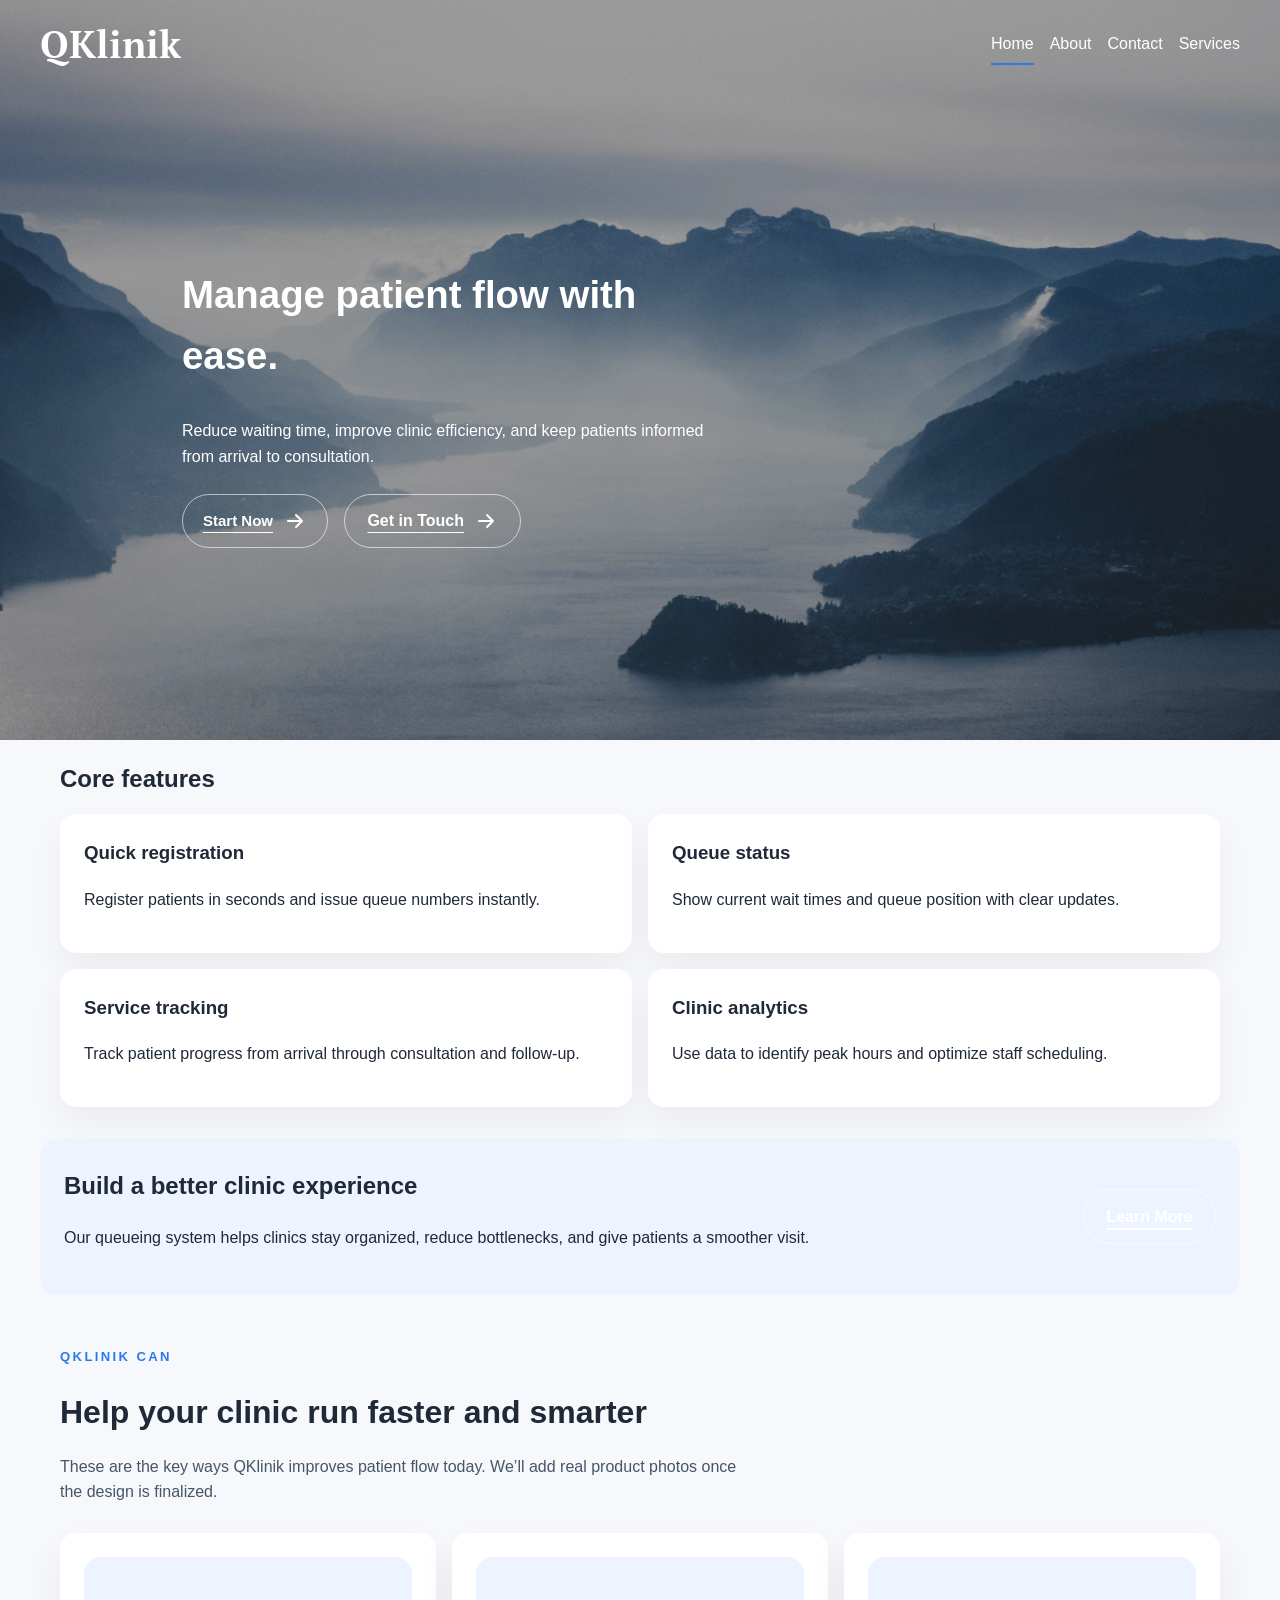
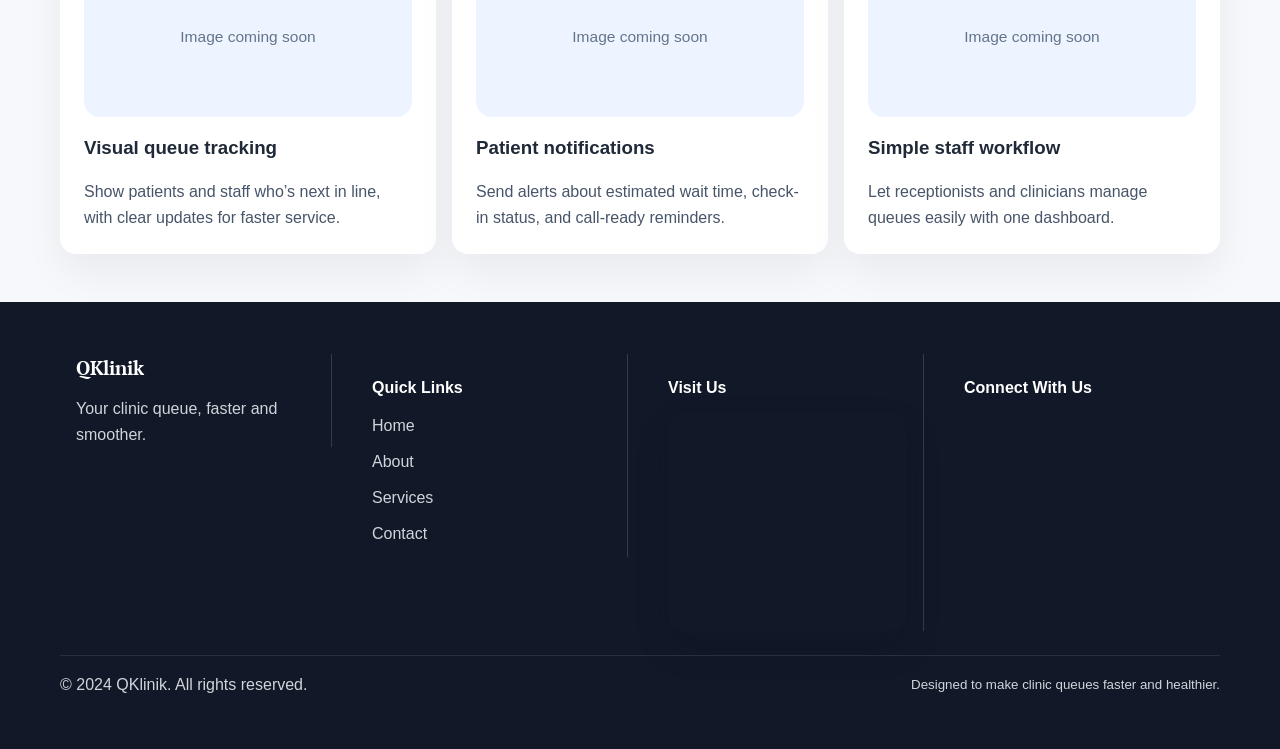
<file: Client/webpages/index.html>
<!doctype html>
<html lang="en">
  <head>
    <meta charset="UTF-8" />
    <meta name="viewport" content="width=device-width, initial-scale=1.0" />
    <title>Clinic Queueing System</title>
    <link rel="stylesheet" href="../designs/StylesIndex.css" />
    <link
      href="https://fonts.googleapis.com/css2?family=Poppins:wght@600&display=swap"
      rel="stylesheet"
    />
    <!-- Basic Icons -->
    <link
      href="https://cdn.boxicons.com/3.0.8/fonts/basic/boxicons.min.css"
      rel="stylesheet"
    />
    <!-- Filled Icons -->
    <link
      href="https://cdn.boxicons.com/3.0.8/fonts/filled/boxicons-filled.min.css"
      rel="stylesheet"
    />
    <!-- Brand Icons -->
    <link
      href="https://cdn.boxicons.com/3.0.8/fonts/brands/boxicons-brands.min.css"
      rel="stylesheet"
    />
    <link rel="preconnect" href="https://fonts.googleapis.com" />
    <link rel="preconnect" href="https://fonts.gstatic.com" crossorigin />
    <link
      href="https://fonts.googleapis.com/css2?family=PT+Serif:ital,wght@1,700&display=swap"
      rel="stylesheet"
    />
  </head>

  <body>
    <header class="site-header">
      <div class="container header-inner">
        <div class="brand-section">
          <!-- <img src="../img/Picture3.png" alt="QKlinik Logo" class="logo"> -->
          <a href="index.html" class="site-title-link">
            <h1 class="site-title">QKlinik</h1>
          </a>
        </div>

        <nav id="navbar" class="main-nav">
          <a href="index.html" class="active">Home</a>
          <a href="about.html">About</a>
          <a href="contact.html">Contact</a>
          <a href="product.html">Services</a>
        </nav>
      </div>
    </header>

    <main class="container">
      <section class="hero">
        <div class="hero-bg"></div>
        <div class="hero-content">
          <h2>Manage patient flow with ease.</h2>
          <p>
            Reduce waiting time, improve clinic efficiency, and keep patients
            informed from arrival to consultation.
          </p>
          <div class="hero-actions">
            <a href="../webpages/login.html" class="button primary">
              <span>Start Now</span>
              <svg
                xmlns="http://www.w3.org/2000/svg"
                fill="none"
                viewBox="0 0 24 24"
                aria-hidden="true"
              >
                <path d="M5 12h14M13 6l6 6-6 6"></path>
              </svg>
            </a>
            <a href="contact.html" class="button secondary">
              <span>Get in Touch</span>
              <svg
                xmlns="http://www.w3.org/2000/svg"
                fill="none"
                viewBox="0 0 24 24"
                aria-hidden="true"
              >
                <path d="M5 12h14M13 6l6 6-6 6"></path>
              </svg>
            </a>
          </div>
        </div>
        <!-- <div class="hero-card">
                <h3>Why choose our system?</h3>
                <ul>
                    <li>Real-time queue tracking</li>
                    <li>Appointment reminders</li>
                    <li>Easy staff check-in</li>
                    <li>Patient notifications</li>
                </ul>
            </div> -->
      </section>

      <section class="features">
        <h2>Core features</h2>
        <div class="feature-grid">
          <article class="feature-card">
            <h3>Quick registration</h3>
            <p>
              Register patients in seconds and issue queue numbers instantly.
            </p>
          </article>
          <article class="feature-card">
            <h3>Queue status</h3>
            <p>
              Show current wait times and queue position with clear updates.
            </p>
          </article>
          <article class="feature-card">
            <h3>Service tracking</h3>
            <p>
              Track patient progress from arrival through consultation and
              follow-up.
            </p>
          </article>
          <article class="feature-card">
            <h3>Clinic analytics</h3>
            <p>
              Use data to identify peak hours and optimize staff scheduling.
            </p>
          </article>
        </div>
      </section>

      <section class="about-preview">
        <div>
          <h2>Build a better clinic experience</h2>
          <p>
            Our queueing system helps clinics stay organized, reduce
            bottlenecks, and give patients a smoother visit.
          </p>
        </div>
        <div class="about-actions">
          <a href="about.html" class="button tertiary">Learn More</a>
        </div>
      </section>

      <section class="showcase">
        <div class="showcase-header">
          <span class="section-label">QKlinik can</span>
          <h2>Help your clinic run faster and smarter</h2>
          <p>
            These are the key ways QKlinik improves patient flow today. We’ll
            add real product photos once the design is finalized.
          </p>
        </div>
        <div class="showcase-grid">
          <article class="showcase-card">
            <div class="showcase-image-placeholder">Image coming soon</div>
            <h3>Visual queue tracking</h3>
            <p>
              Show patients and staff who’s next in line, with clear updates for
              faster service.
            </p>
          </article>
          <article class="showcase-card">
            <div class="showcase-image-placeholder">Image coming soon</div>
            <h3>Patient notifications</h3>
            <p>
              Send alerts about estimated wait time, check-in status, and
              call-ready reminders.
            </p>
          </article>
          <article class="showcase-card">
            <div class="showcase-image-placeholder">Image coming soon</div>
            <h3>Simple staff workflow</h3>
            <p>
              Let receptionists and clinicians manage queues easily with one
              dashboard.
            </p>
          </article>
        </div>
      </section>
    </main>

    <footer class="site-footer">
      <div class="container footer-inner">
        <div class="footer-grid">
          <div class="footer-column footer-brand">
            <h3>QKlinik</h3>
            <p>Your clinic queue, faster and smoother.</p>
          </div>

          <div class="footer-column footer-links">
            <h4>Quick Links</h4>
            <ul>
              <li><a href="index.html">Home</a></li>
              <li><a href="about.html">About</a></li>
              <li><a href="product.html">Services</a></li>
              <li><a href="contact.html">Contact</a></li>
            </ul>
          </div>

          <div class="footer-column footer-map">
            <h4>Visit Us</h4>
            <div class="map-wrapper">
              <iframe
                src="https://www.google.com/maps/embed?pb=!1m18!1m12!1m3!1d981.3903985578287!2d123.89680746063478!3d10.296863647069573!2m3!1f0!2f0!3f0!3m2!1i1024!2i768!4f13.1!3m3!1m2!1s0x33a99bfd54c152e5%3A0xf9b2f3f4bd996da0!2sUniversity%20of%20Cebu%20-%20Main%20Campus!5e0!3m2!1sen!2sph!4v1778160213565!5m2!1sen!2sph"
                allowfullscreen=""
                loading="lazy"
                referrerpolicy="no-referrer-when-downgrade"
              ></iframe>
            </div>
          </div>

          <div class="footer-column footer-social">
            <h4>Connect With Us</h4>
            <div class="social-list">
              <a href="#"><i class="bxl bx-facebook bx-xl"> </i></a>
              <a href="#"><i class="bxl bx-instagram bx-xl"> </i></a>
              <a href="#"><i class="bxl bx-linkedin bx-xl"> </i></a>
              <a href="#"><i class="bxl bx-discord-alt bx-xl"> </i></a>
              <a href="mailto:info@clinicqueue.com"
                ><i class="bxl bx-gmail bx-xl"> </i
              ></a>
              <a
                href="https://github.com/jimsdakrinj/Clinic-Queueing-System-CC-DATASTRUCT22-"
                ><i class="bxl bx-github bx-5xl"> </i
              ></a>
            </div>
          </div>
        </div>

        <div class="footer-bottom">
          <p>&copy; 2024 QKlinik. All rights reserved.</p>
          <small>Designed to make clinic queues faster and healthier.</small>
        </div>
      </div>
    </footer>
  </body>
  <script src="../scripts/script.js"></script>
</html>
</file>
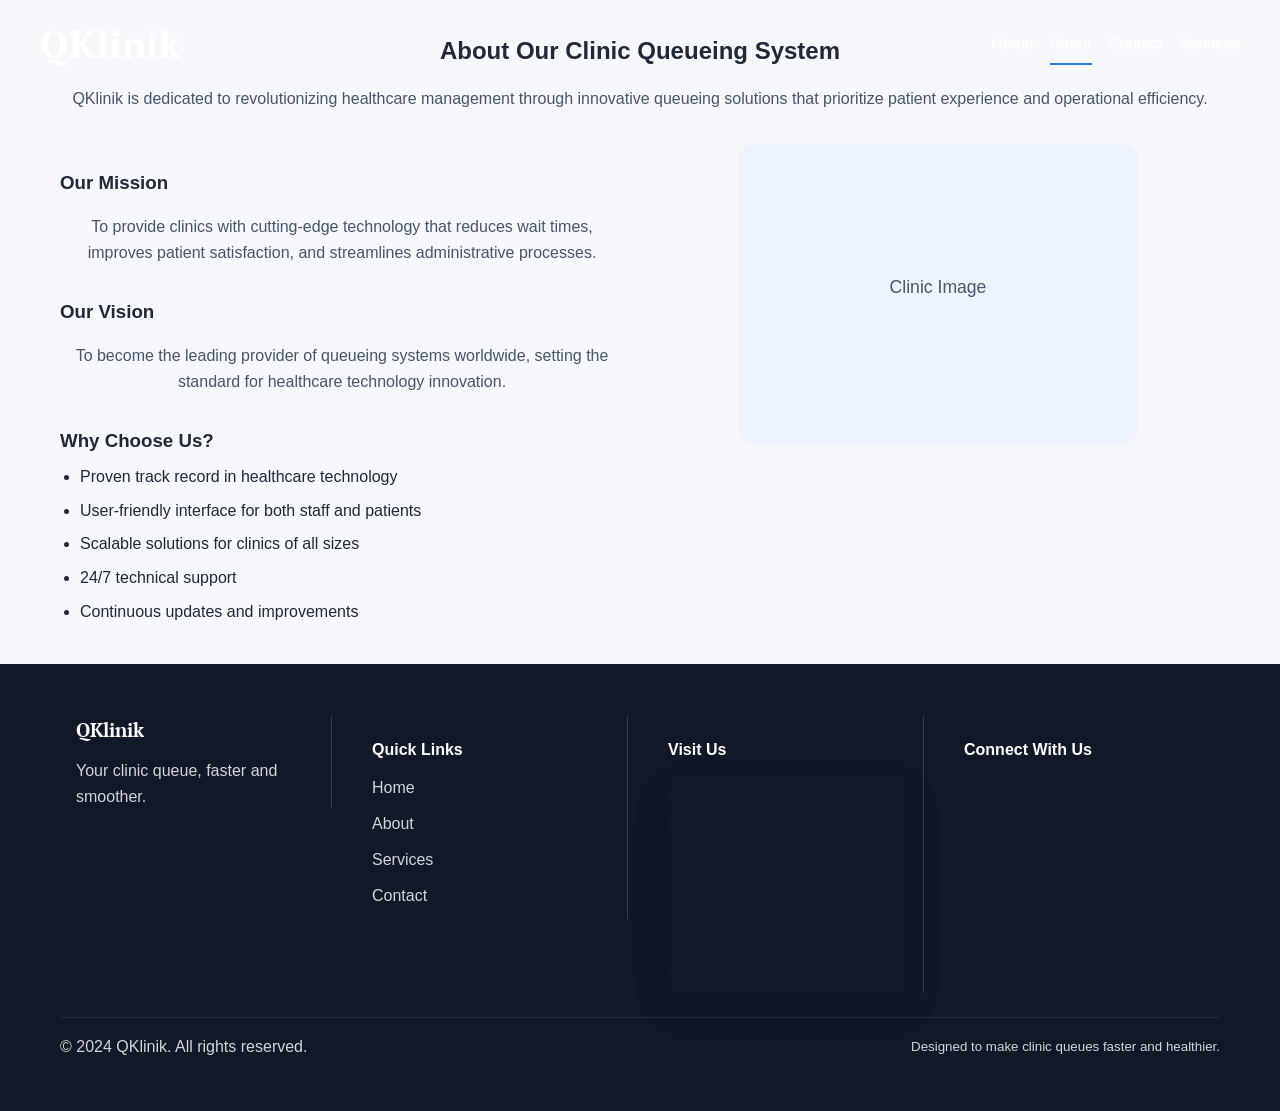
<file: Client/webpages/about.html>
<!DOCTYPE html>
<html lang="en">
<head>
    <meta charset="UTF-8">
    <meta name="viewport" content="width=device-width, initial-scale=1.0">
    <title>About Us - Clinic Queueing System</title>
    <link rel="stylesheet" href="../designs/StylesIndex.css">
    <link href="https://fonts.googleapis.com/css2?family=Poppins:wght@600&display=swap" rel="stylesheet">
    <!-- Basic Icons -->
    <link href="https://cdn.boxicons.com/3.0.8/fonts/basic/boxicons.min.css" rel="stylesheet">
    <!-- Filled Icons -->
    <link href="https://cdn.boxicons.com/3.0.8/fonts/filled/boxicons-filled.min.css" rel="stylesheet">
    <!-- Brand Icons -->
    <link href="https://cdn.boxicons.com/3.0.8/fonts/brands/boxicons-brands.min.css" rel="stylesheet">
    <link rel="preconnect" href="https://fonts.googleapis.com">
    <link rel="preconnect" href="https://fonts.gstatic.com" crossorigin>
    <link href="https://fonts.googleapis.com/css2?family=PT+Serif:ital,wght@1,700&display=swap" rel="stylesheet">
</head>
<body class="page-about">
    <header class="site-header">
        <div class="container header-inner">
            <div class="brand-section">
                <!-- <img src="../img/Picture3.png" alt="QKlinik Logo" class="logo"> -->
                <a href="index.html" class="site-title-link">
                    <h1 class="site-title">QKlinik</h1>
                </a>
            </div>

            <nav id="navbar" class="main-nav">
                <a href="index.html">Home</a>
                <a href="about.html" class="active">About</a>
                <a href="contact.html">Contact</a>
                <a href="product.html">Services</a>
            </nav>
        </div>
    </header>

    <main class="container">
        <section class="about">
            <h2>About Our Clinic Queueing System</h2>
            <p>QKlinik is dedicated to revolutionizing healthcare management through innovative queueing solutions that prioritize patient experience and operational efficiency.</p>
            
            <div class="about-content">
                <div class="about-text">
                    <h3>Our Mission</h3>
                    <p>To provide clinics with cutting-edge technology that reduces wait times, improves patient satisfaction, and streamlines administrative processes.</p>
                    
                    <h3>Our Vision</h3>
                    <p>To become the leading provider of queueing systems worldwide, setting the standard for healthcare technology innovation.</p>
                    
                    <h3>Why Choose Us?</h3>
                    <ul>
                        <li>Proven track record in healthcare technology</li>
                        <li>User-friendly interface for both staff and patients</li>
                        <li>Scalable solutions for clinics of all sizes</li>
                        <li>24/7 technical support</li>
                        <li>Continuous updates and improvements</li>
                    </ul>
                </div>
                <div class="about-image">
                    <div class="image-placeholder">
                        <p>Clinic Image</p>
                    </div>
                </div>
            </div>
        </section>
    </main>

    <footer class="site-footer">
        <div class="container footer-inner">
            <div class="footer-grid">
                    <div class="footer-column footer-brand">
                    <h3>QKlinik</h3>
                    <p>Your clinic queue, faster and smoother.</p>
                </div>

                <div class="footer-column footer-links">
                    <h4>Quick Links</h4>
                    <ul>
                        <li><a href="index.html">Home</a></li>
                        <li><a href="about.html">About</a></li>
                        <li><a href="product.html">Services</a></li>
                        <li><a href="contact.html">Contact</a></li>
                    </ul>
                </div>

                <div class="footer-column footer-map">
                    <h4>Visit Us</h4>
                    <div class="map-wrapper">
                        <iframe src="https://www.google.com/maps/embed?pb=!1m18!1m12!1m3!1d981.3903985578287!2d123.89680746063478!3d10.296863647069573!2m3!1f0!2f0!3f0!3m2!1i1024!2i768!4f13.1!3m3!1m2!1s0x33a99bfd54c152e5%3A0xf9b2f3f4bd996da0!2sUniversity%20of%20Cebu%20-%20Main%20Campus!5e0!3m2!1sen!2sph!4v1778160213565!5m2!1sen!2sph"  allowfullscreen="" loading="lazy" referrerpolicy="no-referrer-when-downgrade"></iframe>
                    </div>
                </div>

                <div class="footer-column footer-social">
                    <h4>Connect With Us</h4>
                    <div class="social-list">
                        <a href="#"><i class="bxl bx-facebook bx-xl"> </i></a>
                        <a href="#"><i class="bxl bx-instagram bx-xl"> </i></a>
                        <a href="#"><i class="bxl bx-linkedin bx-xl"> </i></a>
                        <a href="#"><i class="bxl bx-discord-alt bx-xl"> </i></a>
                        <a href="mailto:info@clinicqueue.com"><i class="bxl bx-gmail bx-xl"> </i></a>
                        <a href="https://github.com/jimsdakrinj/Clinic-Queueing-System-CC-DATASTRUCT22-"><i class="bxl bx-github bx-5xl"> </i></a>
                    </div>
                </div>
            </div>

            <div class="footer-bottom">
                <p>&copy; 2024 QKlinik. All rights reserved.</p>
                <small>Designed to make clinic queues faster and healthier.</small>
            </div>
        </div>
    </footer>
</body>
<script src="../script.js"></script>
</html>
</file>
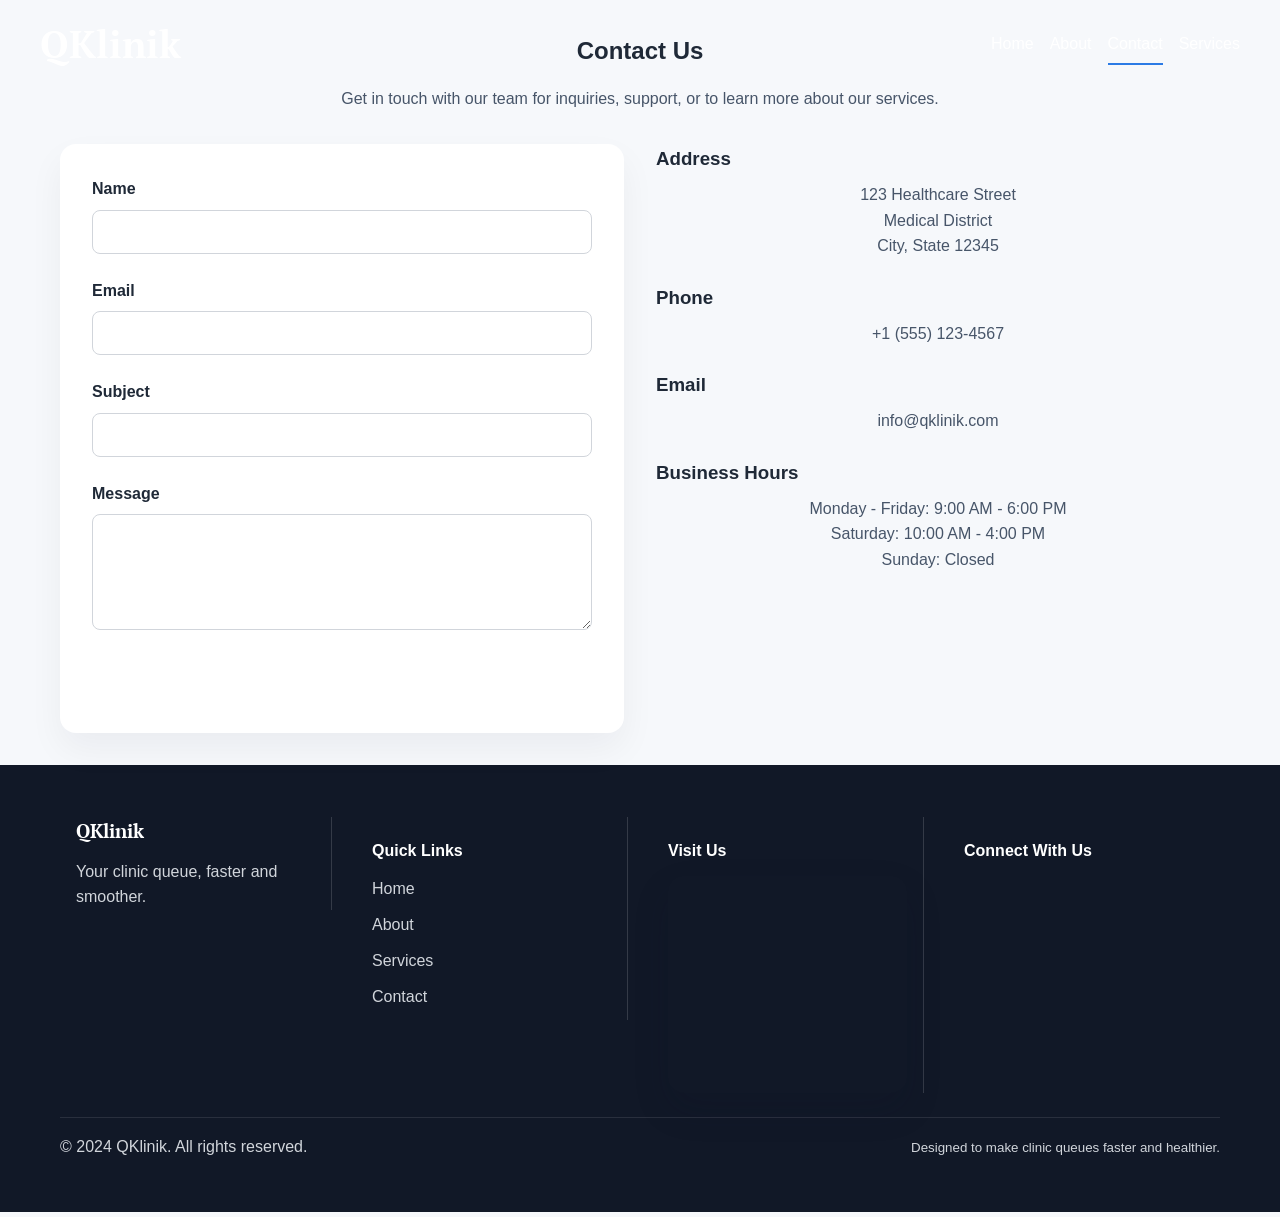
<file: Client/webpages/contact.html>
<!DOCTYPE html>
<html lang="en">
<head>
    <meta charset="UTF-8">
    <meta name="viewport" content="width=device-width, initial-scale=1.0">
    <title>Contact Us - Clinic Queueing System</title>
    <link rel="stylesheet" href="../designs/StylesIndex.css">
    <link href="https://fonts.googleapis.com/css2?family=Poppins:wght@600&display=swap" rel="stylesheet">
    <!-- Basic Icons -->
    <link href="https://cdn.boxicons.com/3.0.8/fonts/basic/boxicons.min.css" rel="stylesheet">
    <!-- Filled Icons -->
    <link href="https://cdn.boxicons.com/3.0.8/fonts/filled/boxicons-filled.min.css" rel="stylesheet">
    <!-- Brand Icons -->
    <link href="https://cdn.boxicons.com/3.0.8/fonts/brands/boxicons-brands.min.css" rel="stylesheet">
    <link rel="preconnect" href="https://fonts.googleapis.com">
    <link rel="preconnect" href="https://fonts.gstatic.com" crossorigin>
    <link href="https://fonts.googleapis.com/css2?family=PT+Serif:ital,wght@1,700&display=swap" rel="stylesheet">
</head>
<body class="page-contact">
    <header class="site-header">
        <div class="container header-inner">
            <div class="brand-section">
                <!-- <img src="../img/Picture3.png" alt="QKlinik Logo" class="logo"> -->
                <a href="index.html" class="site-title-link">
                    <h1 class="site-title">QKlinik</h1>
                </a>
            </div>

            <nav id="navbar" class="main-nav">
                <a href="index.html">Home</a>
                <a href="about.html">About</a>
                <a href="contact.html" class="active">Contact</a>
                <a href="product.html">Services</a>
            </nav>
        </div>
    </header>

    <main class="container">
        <section class="contact">
            <h2>Contact Us</h2>
            <p>Get in touch with our team for inquiries, support, or to learn more about our services.</p>
            
            <div class="contact-content">
                <div class="contact-form">
                    <form>
                        <div class="form-group">
                            <label for="name">Name</label>
                            <input type="text" id="name" name="name" required>
                        </div>
                        <div class="form-group">
                            <label for="email">Email</label>
                            <input type="email" id="email" name="email" required>
                        </div>
                        <div class="form-group">
                            <label for="subject">Subject</label>
                            <input type="text" id="subject" name="subject" required>
                        </div>
                        <div class="form-group">
                            <label for="message">Message</label>
                            <textarea id="message" name="message" rows="5" required></textarea>
                        </div>
                        <button type="submit" class="button primary">Send Message</button>
                    </form>
                </div>
                <div class="contact-info">
                    <div class="info-item">
                        <h3>Address</h3>
                        <p>123 Healthcare Street<br>Medical District<br>City, State 12345</p>
                    </div>
                    <div class="info-item">
                        <h3>Phone</h3>
                        <p>+1 (555) 123-4567</p>
                    </div>
                    <div class="info-item">
                        <h3>Email</h3>
                        <p>info@qklinik.com</p>
                    </div>
                    <div class="info-item">
                        <h3>Business Hours</h3>
                        <p>Monday - Friday: 9:00 AM - 6:00 PM<br>Saturday: 10:00 AM - 4:00 PM<br>Sunday: Closed</p>
                    </div>
                </div>
            </div>
        </section>
    </main>

    <footer class="site-footer">
        <div class="container footer-inner">
            <div class="footer-grid">
                    <div class="footer-column footer-brand">
                    <h3>QKlinik</h3>
                    <p>Your clinic queue, faster and smoother.</p>
                </div>

                <div class="footer-column footer-links">
                    <h4>Quick Links</h4>
                    <ul>
                        <li><a href="index.html">Home</a></li>
                        <li><a href="about.html">About</a></li>
                        <li><a href="product.html">Services</a></li>
                        <li><a href="contact.html">Contact</a></li>
                    </ul>
                </div>

                <div class="footer-column footer-map">
                    <h4>Visit Us</h4>
                    <div class="map-wrapper">
                        <iframe src="https://www.google.com/maps/embed?pb=!1m18!1m12!1m3!1d981.3903985578287!2d123.89680746063478!3d10.296863647069573!2m3!1f0!2f0!3f0!3m2!1i1024!2i768!4f13.1!3m3!1m2!1s0x33a99bfd54c152e5%3A0xf9b2f3f4bd996da0!2sUniversity%20of%20Cebu%20-%20Main%20Campus!5e0!3m2!1sen!2sph!4v1778160213565!5m2!1sen!2sph"  allowfullscreen="" loading="lazy" referrerpolicy="no-referrer-when-downgrade"></iframe>
                    </div>
                </div>

                <div class="footer-column footer-social">
                    <h4>Connect With Us</h4>
                    <div class="social-list">
                        <a href="#"><i class="bxl bx-facebook bx-xl"> </i></a>
                        <a href="#"><i class="bxl bx-instagram bx-xl"> </i></a>
                        <a href="#"><i class="bxl bx-linkedin bx-xl"> </i></a>
                        <a href="#"><i class="bxl bx-discord-alt bx-xl"> </i></a>
                        <a href="mailto:info@clinicqueue.com"><i class="bxl bx-gmail bx-xl"> </i></a>
                        <a href="https://github.com/jimsdakrinj/Clinic-Queueing-System-CC-DATASTRUCT22-"><i class="bxl bx-github bx-5xl"> </i></a>
                    </div>
                </div>
            </div>

            <div class="footer-bottom">
                <p>&copy; 2024 QKlinik. All rights reserved.</p>
                <small>Designed to make clinic queues faster and healthier.</small>
            </div>
        </div>
    </footer>
</body>
<script src="../script.js"></script>
</html>
</file>
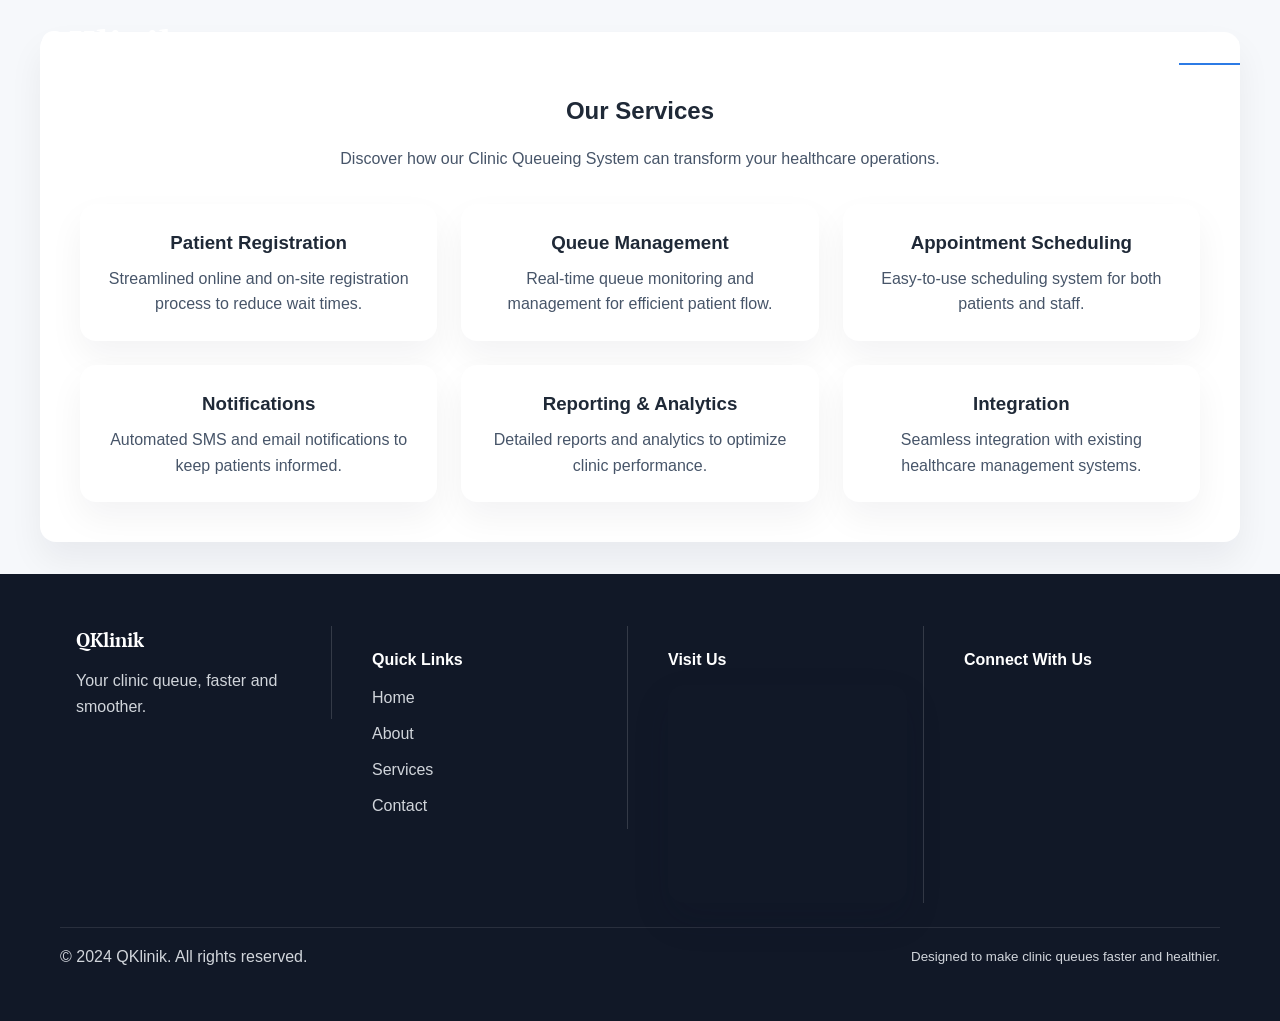
<file: Client/webpages/product.html>
<!DOCTYPE html>
<html lang="en">
<head>
    <meta charset="UTF-8">
    <meta name="viewport" content="width=device-width, initial-scale=1.0">
    <title>Services - Clinic Queueing System</title>
    <link rel="stylesheet" href="../designs/StylesIndex.css">
    <link href="https://fonts.googleapis.com/css2?family=Poppins:wght@600&display=swap" rel="stylesheet">
    <!-- Basic Icons -->
    <link href="https://cdn.boxicons.com/3.0.8/fonts/basic/boxicons.min.css" rel="stylesheet">
    <!-- Filled Icons -->
    <link href="https://cdn.boxicons.com/3.0.8/fonts/filled/boxicons-filled.min.css" rel="stylesheet">
    <!-- Brand Icons -->
    <link href="https://cdn.boxicons.com/3.0.8/fonts/brands/boxicons-brands.min.css" rel="stylesheet">
    <link rel="preconnect" href="https://fonts.googleapis.com">
    <link rel="preconnect" href="https://fonts.gstatic.com" crossorigin>
    <link href="https://fonts.googleapis.com/css2?family=PT+Serif:ital,wght@1,700&display=swap" rel="stylesheet">
</head>
<body class="page-product">
    <header class="site-header">
        <div class="container header-inner">
            <div class="brand-section">
                <!-- <img src="../img/Picture3.png" alt="QKlinik Logo" class="logo"> -->
                <a href="index.html" class="site-title-link">
                    <h1 class="site-title">QKlinik</h1>
                </a>
            </div>

            <nav id="navbar" class="main-nav">
                <a href="index.html">Home</a>
                <a href="about.html">About</a>
                <a href="contact.html">Contact</a>
                <a href="product.html" class="active">Services</a>
            </nav>
        </div>
    </header>

    <main class="container">
        <section class="services">
            <h2>Our Services</h2>
            <p>Discover how our Clinic Queueing System can transform your healthcare operations.</p>
            
            <div class="services-grid">
                <div class="service-card">
                    <h3>Patient Registration</h3>
                    <p>Streamlined online and on-site registration process to reduce wait times.</p>
                </div>
                <div class="service-card">
                    <h3>Queue Management</h3>
                    <p>Real-time queue monitoring and management for efficient patient flow.</p>
                </div>
                <div class="service-card">
                    <h3>Appointment Scheduling</h3>
                    <p>Easy-to-use scheduling system for both patients and staff.</p>
                </div>
                <div class="service-card">
                    <h3>Notifications</h3>
                    <p>Automated SMS and email notifications to keep patients informed.</p>
                </div>
                <div class="service-card">
                    <h3>Reporting & Analytics</h3>
                    <p>Detailed reports and analytics to optimize clinic performance.</p>
                </div>
                <div class="service-card">
                    <h3>Integration</h3>
                    <p>Seamless integration with existing healthcare management systems.</p>
                </div>
            </div>
        </section>
    </main>

    <footer class="site-footer">
        <div class="container footer-inner">
            <div class="footer-grid">
                    <div class="footer-column footer-brand">
                    <h3>QKlinik</h3>
                    <p>Your clinic queue, faster and smoother.</p>
                </div>

                <div class="footer-column footer-links">
                    <h4>Quick Links</h4>
                    <ul>
                        <li><a href="index.html">Home</a></li>
                        <li><a href="about.html">About</a></li>
                        <li><a href="product.html">Services</a></li>
                        <li><a href="contact.html">Contact</a></li>
                    </ul>
                </div>

                <div class="footer-column footer-map">
                    <h4>Visit Us</h4>
                    <div class="map-wrapper">
                        <iframe src="https://www.google.com/maps/embed?pb=!1m18!1m12!1m3!1d981.3903985578287!2d123.89680746063478!3d10.296863647069573!2m3!1f0!2f0!3f0!3m2!1i1024!2i768!4f13.1!3m3!1m2!1s0x33a99bfd54c152e5%3A0xf9b2f3f4bd996da0!2sUniversity%20of%20Cebu%20-%20Main%20Campus!5e0!3m2!1sen!2sph!4v1778160213565!5m2!1sen!2sph"  allowfullscreen="" loading="lazy" referrerpolicy="no-referrer-when-downgrade"></iframe>
                    </div>
                </div>

                <div class="footer-column footer-social">
                    <h4>Connect With Us</h4>
                    <div class="social-list">
                        <a href="#"><i class="bxl bx-facebook bx-xl"> </i></a>
                        <a href="#"><i class="bxl bx-instagram bx-xl"> </i></a>
                        <a href="#"><i class="bxl bx-linkedin bx-xl"> </i></a>
                        <a href="#"><i class="bxl bx-discord-alt bx-xl"> </i></a>
                        <a href="mailto:info@clinicqueue.com"><i class="bxl bx-gmail bx-xl"> </i></a>
                        <a href="https://github.com/jimsdakrinj/Clinic-Queueing-System-CC-DATASTRUCT22-"><i class="bxl bx-github bx-5xl"> </i></a>
                    </div>
                </div>
            </div>

            <div class="footer-bottom">
                <p>&copy; 2024 QKlinik. All rights reserved.</p>
                <small>Designed to make clinic queues faster and healthier.</small>
            </div>
        </div>
    </footer>
</body>
<script src="../script.js"></script>
</html>
</file>
<file: Client/designs/StylesIndex.css>
@import url("https://fonts.googleapis.com/css2?family=PT+Serif:ital,wght@1,700&display=swap");

@-webkit-keyframes scale-up-ver-top {
  0% {
    -webkit-transform: scaleY(0.4);
    transform: scaleY(0.4);
    -webkit-transform-origin: 100% 0%;
    transform-origin: 100% 0%;
    opacity: 0;
  }

  100% {
    -webkit-transform: scaleY(1);
    transform: scaleY(1);
    -webkit-transform-origin: 100% 0%;
    transform-origin: 100% 0%;
    opacity: 1;
  }
}

@keyframes scale-up-ver-top {
  0% {
    -webkit-transform: scaleY(0.4);
    transform: scaleY(0.4);
    -webkit-transform-origin: 100% 0%;
    transform-origin: 100% 0%;
    opacity: 0;
  }

  100% {
    -webkit-transform: scaleY(1);
    transform: scaleY(1);
    -webkit-transform-origin: 100% 0%;
    transform-origin: 100% 0%;
    opacity: 1;
  }
}

@keyframes fadeInUp {
  from {
    opacity: 0;
    transform: translateY(20px);
  }
  to {
    opacity: 1;
    transform: translateY(0);
  }
}

/* Page transition animations */
@keyframes slideInFromRight {
  from {
    opacity: 0;
    transform: translateX(100%);
  }
  to {
    opacity: 1;
    transform: translateX(0);
  }
}

@keyframes slideInFromLeft {
  from {
    opacity: 0;
    transform: translateX(-100%);
  }
  to {
    opacity: 1;
    transform: translateX(0);
  }
}

@keyframes slideInFromBottom {
  from {
    opacity: 0;
    transform: translateY(100%);
  }
  to {
    opacity: 1;
    transform: translateY(0);
  }
}

@keyframes slideInDown {
  from {
    opacity: 0;
    transform: translateY(-100%);
  }
  to {
    opacity: 1;
    transform: translateY(0);
  }
}

/* Page-specific animations */
.page-about main {
  animation: slideInFromRight 0.6s ease-out;
}

.page-contact main {
  animation: slideInFromLeft 0.6s ease-out;
}

.page-product main {
  animation: slideInFromBottom 0.6s ease-out;
}

:root {
  font-family: Arial, Helvetica, sans-serif;
  color: #1f2937;
  background-color: #f6f8fb;
  line-height: 1.6;
}

* {
  box-sizing: border-box;
}

body {
  margin: 0;
  animation: fadeInUp 0.8s ease-out;
  background-color: #f6f8fb; /* Light background for readability */
  color: #1f2937; /* Dark text for contrast */
}

.container {
  max-width: 1200px;
  margin: 0 auto;
  padding: 20px;
}

main.container {
  padding: 0;
}

main > section {
  padding: 0 20px;
}

.site-header {
  position: fixed;
  top: 0;
  width: 100%;
  height: 88px;
  z-index: 999;
  background-color: transparent;
  transition:
    background-color 0.8s ease,
    box-shadow 0.8s ease,
    color 0.8s ease;
  animation: slideInDown 0.8s ease-out both;
  display: flex;
  align-items: center;
}

.site-header.is-scrolled {
  background-color: #ffffff !important;
  box-shadow: 0 4px 12px rgba(0, 0, 0, 0.15) !important;
}

.site-header.is-scrolled .site-title,
.site-header.is-scrolled .main-nav a {
  color: #1f2937 !important;
}

.main-nav a,
.site-title {
  color: white;
  z-index: 10;
}

.services {
  margin: 2rem 0;
  background: #ffffff;
  border-radius: 1rem;
  padding: 40px;
  color: #1f2937;
  box-shadow: 0 18px 35px rgba(15, 23, 42, 0.06);
}

.site-header .container {
  padding: 0;
}

.site-header + main {
  padding-top: 0;
}

.header-inner {
  display: flex;
  flex-wrap: wrap;
  justify-content: space-between;
  align-items: center;
  gap: 1rem;
  min-height: 88px;
  display: flex !important;
  flex-direction: row !important;
  justify-content: space-between !important;
  width: 100% !important;
  max-width: 1200px; /* Adjust based on your design */
  margin: 0 auto;
  padding: 0 20px;
}

.site-header h1 {
  margin: 0;
  font-size: clamp(2rem, 3vw, 3rem);
}

.brand-section {
  display: flex;
  align-items: center;
  gap: 0;
}

.site-title {
  font-family:
    PT Serif,
    serif;
  font-size: 1.4rem;
  font-weight: 700;
  margin: 0;
  color: white;
  transition: color 0.8s ease;
}

.site-title-link {
  color: inherit;
  text-decoration: none;
}

.site-title-link:hover {
  text-decoration: none;
}

.logo {
  height: 44px;
  width: auto;
  display: block;
}

.main-nav {
  display: flex;
  flex-wrap: wrap;
  gap: 1rem;
}

.main-nav a {
  position: relative;
  display: inline-block;
  color: white;
  text-decoration: none;
  padding: 0.4rem 0;
  border-radius: 0;
  transition: color 0.8s ease;
}

.main-nav a::after {
  content: "";
  position: absolute;
  left: 0;
  bottom: -2px;
  width: 0;
  height: 2px;
  background: #2c7be5;
  transition: width 1s ease;
}

.main-nav a:hover::after,
.main-nav a.active::after {
  width: 100%;
}

.site-header.is-scrolled .main-nav a {
  color: #1f2937;
}

.site-header.is-scrolled .main-nav a:hover::after,
.site-header.is-scrolled .main-nav a.active::after {
  width: 100%;
}

.hero {
  position: relative;
  display: grid;
  grid-template-columns: 1.2fr 0.8fr;
  gap: 1.5rem;
  align-items: center;
  min-height: 740px;
  margin: 0;
  padding: 0;
  overflow: hidden;
  width: 100vw;
  left: 50%;
  transform: translateX(-50%);
}

.hero-bg {
  position: absolute;
  inset: 0;
  background: url("../img/wallpaper1.jpg") center/cover no-repeat;
  z-index: 1;
}

.hero-bg::after {
  content: "";
  position: absolute;
  inset: 0;
  background: rgba(0, 0, 0, 0.35);
}

.hero-content {
  margin-left: 150px;
  position: relative;
  z-index: 10;
  padding: 120px 2rem 3rem;
  color: white;
  max-width: 680px;
}

.hero-card {
  background: rgba(233, 231, 231, 0.9);
  border-radius: 1rem;
  padding: 2rem;
  box-shadow: 0 20px 45px rgba(15, 23, 42, 0.08);
  color: #1f2937;
}

.hero-card li {
  font-family: consolas, monospace;
  color: #111827;
}

.hero-content h2,
.hero-content p {
  color: #ffffff;
}

.hero-content h2 {
  font-size: clamp(2rem, 3vw, 2.5rem);
  margin-top: 0;
}

.hero-content p {
  max-width: 620px;
  margin: 1rem 0 1.5rem;
}

.hero-actions {
  display: flex;
  gap: 1rem;
  flex-wrap: wrap;
}

.button {
  display: inline-flex;
  flex-direction: row;
  align-items: center;
  justify-content: center;
  gap: 10px;
  text-decoration: underline;
  text-decoration-color: currentColor;
  text-underline-offset: 6px;
  text-decoration-thickness: 2px;
  border-radius: 999px;
  padding: 0.85rem 1.4rem;
  border: 1px solid rgba(255, 255, 255, 0.6);
  font-weight: 700;
  color: white;
  background: transparent;
  transition: all 0.2s ease;
}

.button.primary {
  cursor: pointer;
  font-family: Helvetica, Arial, sans-serif;
  padding: 10px 20px;
  font-size: 15px;
  font-weight: 700;
}

.hero-actions a {
  color: white;
  text-decoration: underline;
  text-decoration-color: currentColor;
  text-underline-offset: 6px;
}

.hero-actions span.button.primary:visited {
  color: white;
}

.button.primary:hover,
.button.secondary:hover,
.button.tertiary:hover {
  background: rgba(255, 255, 255, 0.18);
  border-color: rgba(255, 255, 255, 0.95);
}

.button > svg {
  width: 24px;
  height: 24px;
  flex: 0 0 auto;
  transition: transform 0.3s ease-in-out;
  stroke: currentColor;
  stroke-width: 2px;
  stroke-linecap: round;
  stroke-linejoin: round;
  fill: none;
}

.button:hover svg {
  transform: translateX(5px);
}

.button.primary:active,
.button.secondary:active,
.button.tertiary:active {
  transform: scale(0.97);
}

.button.secondary {
  cursor: pointer;
  font-family: Arial, Helvetica, sans-serif;
  font-size: 16px;
  font-weight: 700;
  background: transparent;
  color: white;
}

.button.tertiary {
  background: transparent;
  color: white;
  border-color: rgba(255, 255, 255, 0.6);
}

.hero-card {
  background: white;
  border-radius: 1rem;
  padding: 2rem;
  box-shadow: 0 20px 45px rgba(15, 23, 42, 0.08);
}

.hero-card h3 {
  margin-top: 0;
}

.hero-card ul {
  margin: 1rem 0 0;
  padding-left: 1.25rem;
}

.hero-card li {
  margin-bottom: 0.75rem;
}

.features {
  margin-bottom: 2rem;
}

.features h2 {
  margin-bottom: 1rem;
}

.feature-grid {
  display: grid;
  grid-template-columns: repeat(2, minmax(0, 1fr));
  gap: 1rem;
}

.feature-card {
  background: white;
  padding: 1.5rem;
  border-radius: 1rem;
  box-shadow: 0 16px 35px rgba(15, 23, 42, 0.05);
}

.feature-card h3 {
  margin-top: 0;
}

.about-preview {
  display: flex;
  justify-content: space-between;
  align-items: center;
  gap: 1.5rem;
  padding: 1.75rem 1.5rem;
  background: #eef4ff;
  border-radius: 1rem;
  margin-bottom: 3rem;
}

.about-preview h2 {
  margin-top: 0;
}

.about-actions {
  text-align: right;
}

.showcase {
  margin-bottom: 3rem;
}

.showcase-header {
  max-width: 720px;
  margin-bottom: 1.75rem;
}

.section-label {
  display: inline-block;
  text-transform: uppercase;
  letter-spacing: 0.18em;
  color: #2c7be5;
  font-weight: 700;
  font-size: 0.82rem;
  margin-bottom: 0.75rem;
}

.showcase-header h2 {
  margin: 0.5rem 0 1rem;
  font-size: clamp(1.8rem, 2.5vw, 2.4rem);
}

.showcase-header p {
  margin: 0;
  max-width: 680px;
  color: #475569;
}

.showcase-grid {
  display: grid;
  grid-template-columns: repeat(3, minmax(0, 1fr));
  gap: 1rem;
}

.showcase-card {
  background: white;
  border-radius: 1rem;
  padding: 1.5rem;
  box-shadow: 0 18px 40px rgba(15, 23, 42, 0.06);
  display: grid;
  gap: 1rem;
}

.showcase-image-placeholder {
  min-height: 160px;
  border-radius: 1rem;
  background: #eef4ff;
  display: grid;
  place-items: center;
  color: #64748b;
  font-size: 0.97rem;
  text-align: center;
  padding: 1rem;
}

.showcase-card h3 {
  margin: 0;
}

.showcase-card p {
  margin: 0;
  color: #475569;
}

@media (max-width: 900px) {
  .showcase-grid {
    grid-template-columns: 1fr 1fr;
  }
}

@media (max-width: 640px) {
  .about-preview,
  .header-inner,
  .feature-grid,
  .footer-grid,
  .showcase-grid {
    grid-template-columns: 1fr;
    flex-direction: column;
  }

  .hero,
  .about-preview {
    display: block;
  }

  .showcase-grid {
    grid-template-columns: 1fr;
  }

  .footer-bottom {
    flex-direction: column;
    align-items: flex-start;
  }

  .main-nav {
    justify-content: center;
  }

  .feature-grid {
    display: grid;
    grid-template-columns: 1fr;
  }

  .about-actions {
    text-align: left;
  }
}

.site-footer {
  background: #111827;
  color: #d1d5db;
  padding: 2rem 0;
}

.footer-inner {
  display: flex;
  flex-direction: column;
  gap: 1.5rem;
}

.footer-grid {
  display: grid;
  grid-template-columns: repeat(4, minmax(0, 1fr));
  gap: 1.5rem;
  align-items: start;
}

.footer-column h4 {
  margin-bottom: 0.75rem;
  color: #ffffff;
}

.footer-brand h3 {
  font-family:
    PT Serif,
    serif;
  margin: 0 0 0.75rem;
  color: #ffffff;
}

.footer-brand p {
  margin: 0;
  max-width: 320px;
}

.footer-links ul {
  list-style: none;
  padding: 0;
  margin: 0;
}

.footer-links li {
  margin-bottom: 0.65rem;
}

.footer-links a {
  color: #d1d5db;
  text-decoration: none;
}

.footer-links a:hover {
  color: #ffffff;
}

.map-wrapper {
  border-radius: 1rem;
  overflow: hidden;
  box-shadow: 0 16px 35px rgba(15, 23, 42, 0.15);
}

.map-wrapper iframe {
  width: 100%;
  height: 210px;
  border: 0;
}

.footer-social {
  display: flex;
  flex-direction: column;
  gap: 1rem;
  align-items: flex-start;
}

.social-list {
  display: grid;
  grid-template-columns: 1fr 1fr;
  gap: 0.75rem;
}

.social-list a {
  display: inline-flex;
  align-items: center;
  justify-content: center;

  color: #d1d5db;
  text-decoration: none;
  transition: color 0.2s ease;
}

.social-list a i {
  font-size: 40px;
}

.social-list a:hover {
  color: #2c7be5;
  transition: transform 1.5s ease;
}

.social-list a:hover {
  transform: rotate(360deg);
}

.footer-bottom {
  display: flex;
  justify-content: space-between;
  align-items: center;
  gap: 1rem;
  border-top: 1px solid rgba(255, 255, 255, 0.1);
  padding-top: 1rem;
}

.footer-column {
  padding: 0 1rem;
}

.footer-column:not(:last-child) {
  border-right: 1px solid rgba(255, 255, 255, 0.15);
}

.site-footer p,
.site-footer small {
  margin: 0;
}

@media (max-width: 820px) {
  .hero,
  .about-preview,
  .header-inner,
  .feature-grid,
  .footer-inner {
    grid-template-columns: 1fr;
    flex-direction: column;
  }

  .hero,
  .about-preview {
    display: block;
  }

  .footer-grid {
    grid-template-columns: 1fr;
  }

  .footer-bottom {
    flex-direction: column;
    align-items: flex-start;
  }

  .main-nav {
    justify-content: center;
  }

  .feature-grid {
    display: grid;
    grid-template-columns: 1fr;
  }

  .about-actions {
    text-align: left;
  }
}

.services h2 {
  text-align: center;
  margin-bottom: 1rem;
}

.services p {
  text-align: center;
  margin-bottom: 2rem;
  color: #475569;
}

.services-grid {
  display: grid;
  grid-template-columns: repeat(3, minmax(0, 1fr));
  gap: 1.5rem;
}

.service-card {
  background: white;
  padding: 1.5rem;
  border-radius: 1rem;
  box-shadow: 0 16px 35px rgba(15, 23, 42, 0.05);
  text-align: center;
}

.service-card h3 {
  margin-top: 0;
  margin-bottom: 0.5rem;
}

.service-card p {
  margin: 0;
  color: #475569;
}

@media (max-width: 900px) {
  .services-grid {
    grid-template-columns: 1fr 1fr;
  }
}

@media (max-width: 640px) {
  .services-grid {
    grid-template-columns: 1fr;
  }
}

.about {
  margin: 2rem 0;
}

.about h2 {
  text-align: center;
  margin-bottom: 1rem;
}

.about p {
  text-align: center;
  margin-bottom: 2rem;
  color: #475569;
}

.about-content {
  display: grid;
  grid-template-columns: 1fr 1fr;
  gap: 2rem;
  align-items: start;
}

.about-text h3 {
  margin-top: 1.5rem;
  margin-bottom: 0.5rem;
}

.about-text ul {
  margin: 0.5rem 0;
  padding-left: 1.25rem;
}

.about-text li {
  margin-bottom: 0.5rem;
}

.about-image {
  display: flex;
  justify-content: center;
}

.image-placeholder {
  width: 100%;
  max-width: 400px;
  height: 300px;
  background: #eef4ff;
  border-radius: 1rem;
  display: grid;
  place-items: center;
  color: #64748b;
  font-size: 1.1rem;
}

@media (max-width: 900px) {
  .about-content {
    grid-template-columns: 1fr;
  }
}

.contact {
  margin: 2rem 0;
}

.contact h2 {
  text-align: center;
  margin-bottom: 1rem;
}

.contact p {
  text-align: center;
  margin-bottom: 2rem;
  color: #475569;
}

.contact-content {
  display: grid;
  grid-template-columns: 1fr 1fr;
  gap: 2rem;
  align-items: start;
}

.contact-form {
  background: white;
  padding: 2rem;
  border-radius: 1rem;
  box-shadow: 0 16px 35px rgba(15, 23, 42, 0.05);
}

.form-group {
  margin-bottom: 1.5rem;
}

.form-group label {
  display: block;
  margin-bottom: 0.5rem;
  font-weight: 600;
  color: #1f2937;
}

.form-group input,
.form-group textarea {
  width: 100%;
  padding: 0.75rem;
  border: 1px solid #d1d5db;
  border-radius: 0.5rem;
  font-size: 1rem;
}

.form-group textarea {
  resize: vertical;
}

.contact-info {
  display: flex;
  flex-direction: column;
  gap: 1.5rem;
}

.info-item h3 {
  margin-top: 0;
  margin-bottom: 0.5rem;
  color: #1f2937;
}

.info-item p {
  margin: 0;
  color: #475569;
}

@media (max-width: 900px) {
  .contact-content {
    grid-template-columns: 1fr;
  }
}
</file>
